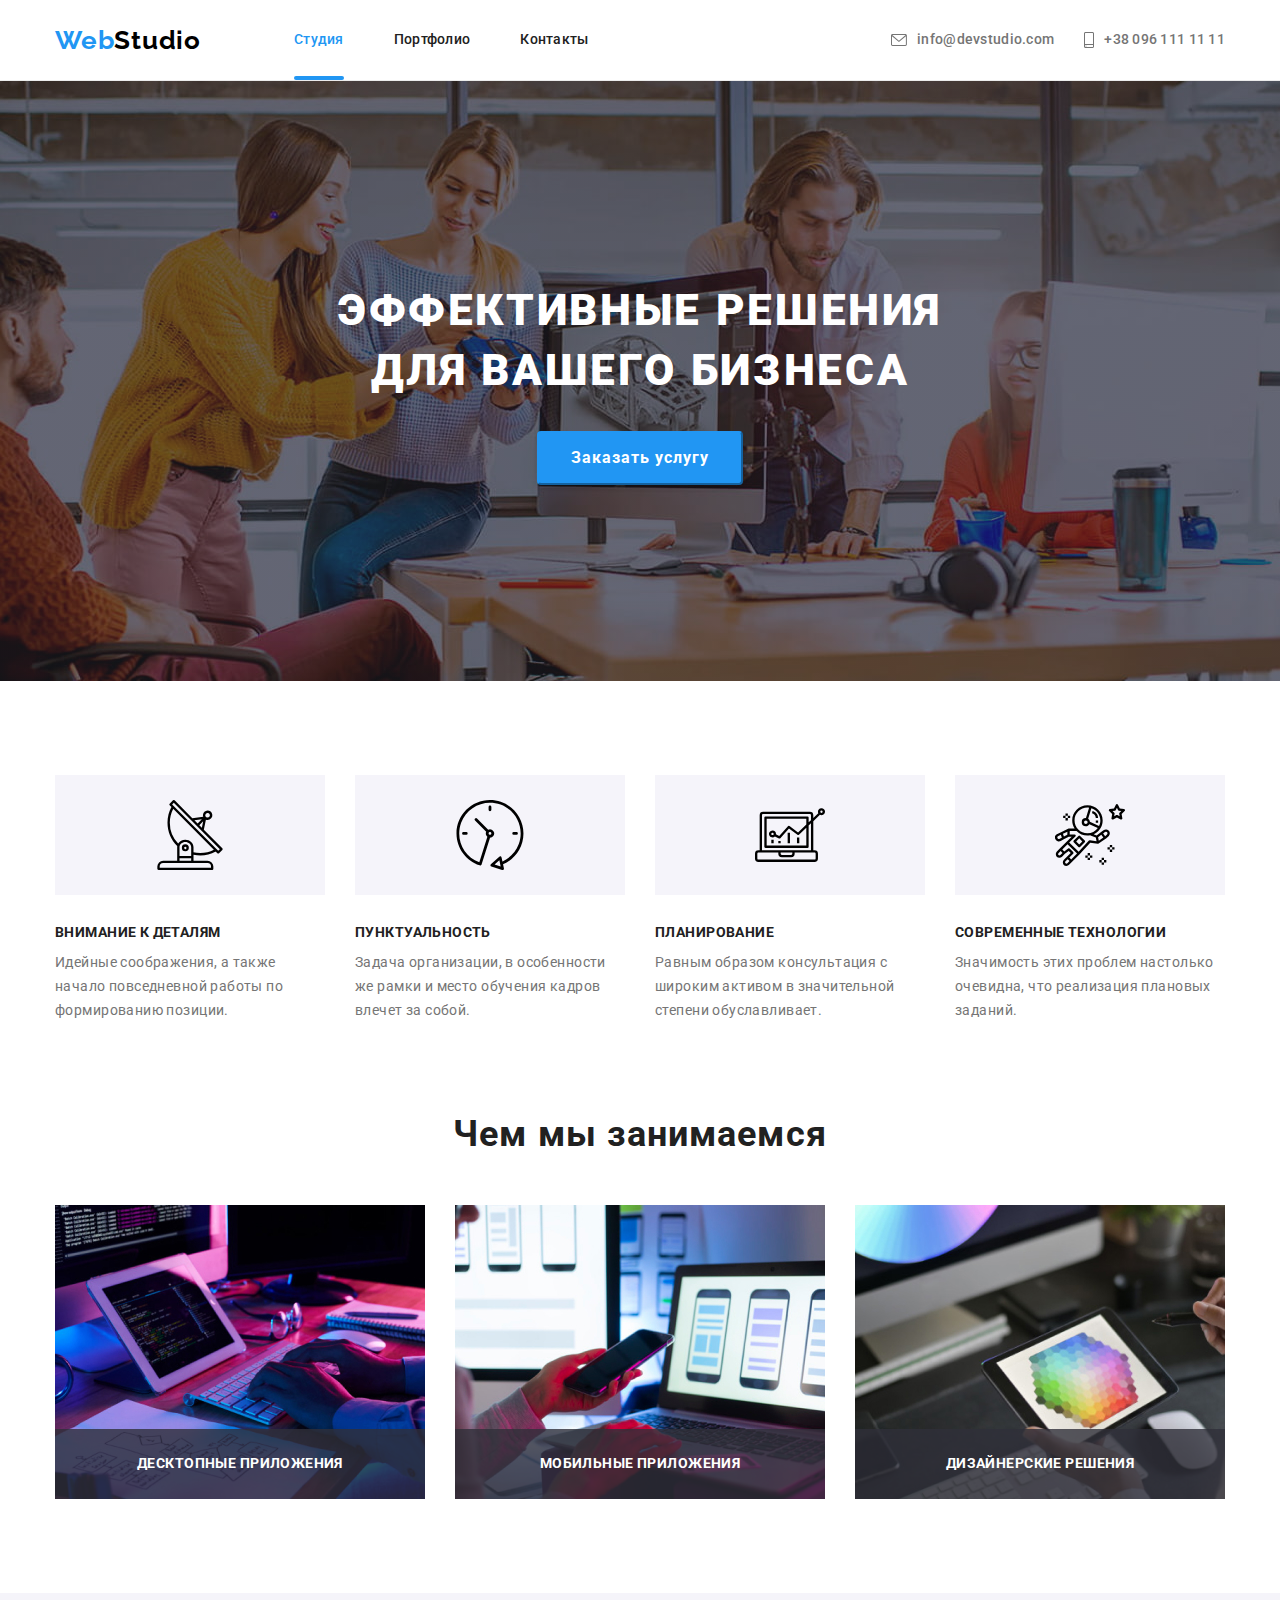
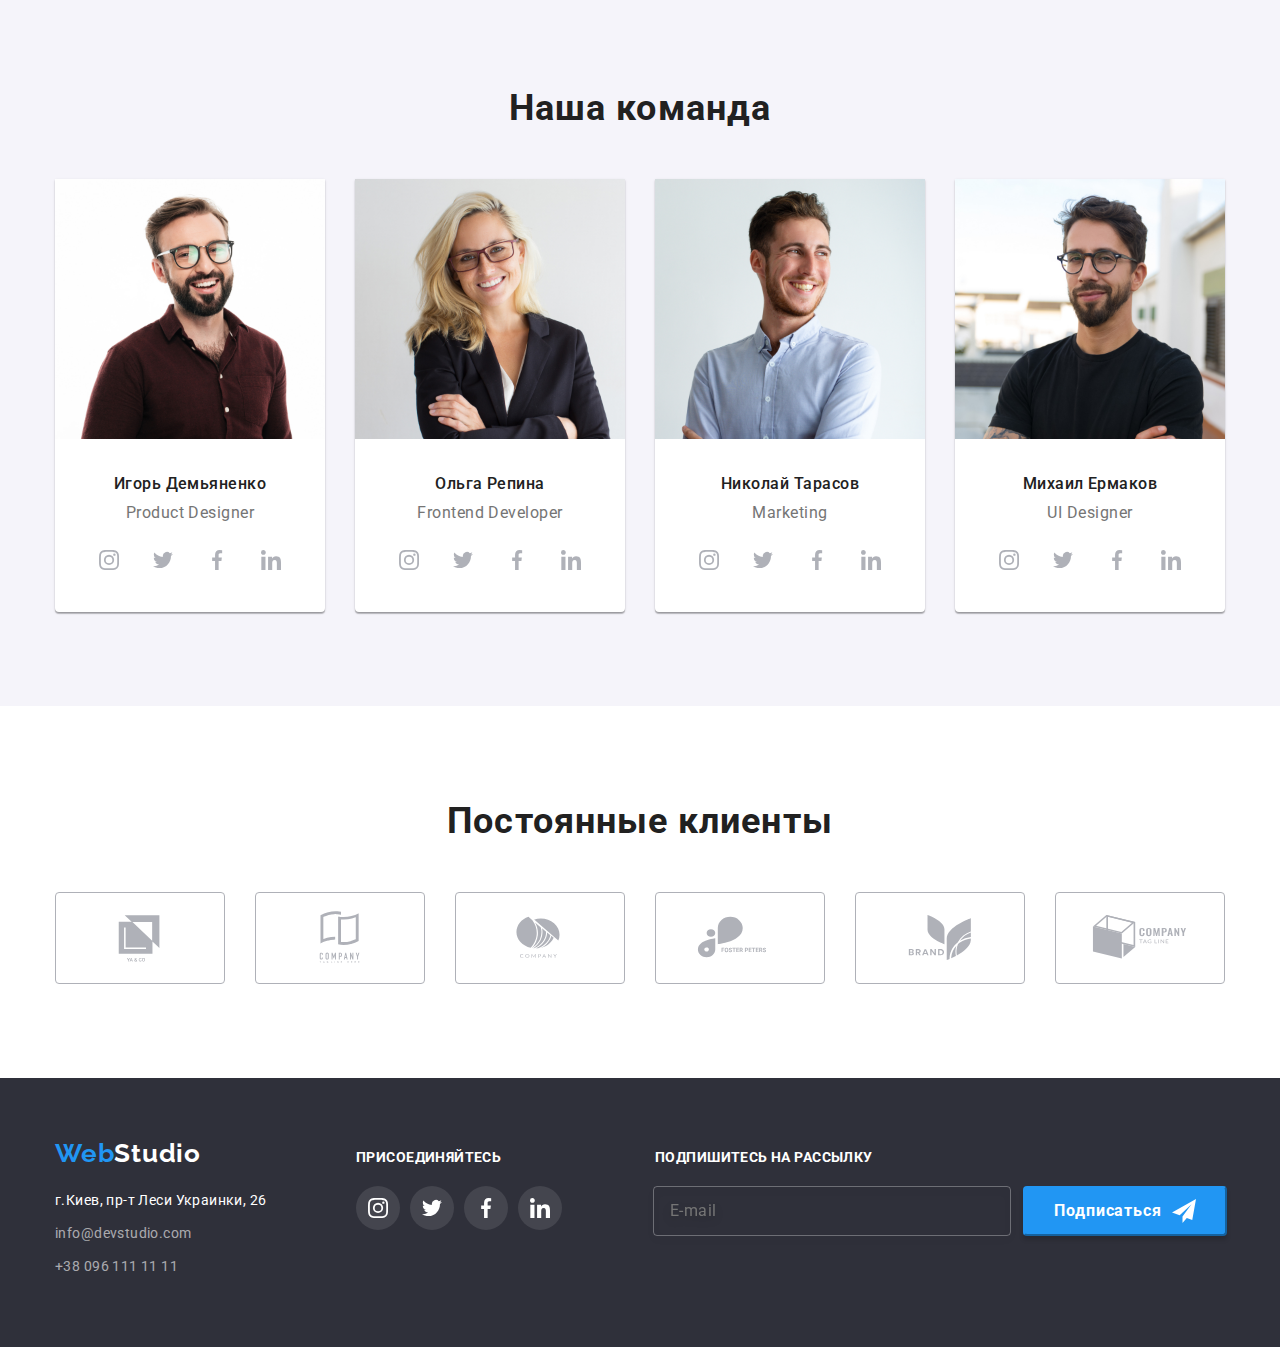
<file: index.html>
<!DOCTYPE html>
<html lang="en">
  <head>
    <meta charset="UTF-8" />
    <meta http-equiv="X-UA-Compatible" content="IE=edge" />
    <meta name="viewport" content="width=device-width, initial-scale=1.0" />
    <title>Студия</title>
    <!-- Шрифти -->
    <link rel="preconnect" href="https://fonts.googleapis.com" />
    <link rel="preconnect" href="https://fonts.gstatic.com" crossorigin />
    <link
      href="https://fonts.googleapis.com/css2?family=Raleway:wght@700&family=Roboto:wght@400;500;700;900&display=swap"
      rel="stylesheet"
    />
    <link
      rel="stylesheet"
      href="https://cdnjs.cloudflare.com/ajax/libs/modern-normalize/1.1.0/modern-normalize.min.css"
    />
    <link rel="stylesheet" href="./css/styles.css" />
  </head>

  <body>
    <!-- HEADER -->

    <header class="page-header">
      <nav class="container main-nav">
        <a href="./index.html" class="link-logo" aria-label="Логотип сайта Web Studio">
          <p class="logo">Web<span class="header-logo">Studio</span></p>
        </a>
        <ul class="site-nav list">
          <li class="item">
            <a href="./index.html" class="link current">Студия</a>
          </li>
          <li class="item">
            <a href="./portfolio.html" class="link">Портфолио</a>
          </li>
          <li class="item">
            <a href="" class="link">Контакты</a>
          </li>
        </ul>
        <ul class="header-group list">
          <li class="header-item item">
            <a href="mailto:info@devstudio.com" class="contact-link">
              <svg class="icon-header" width="16" height="12">
                <use href="./images/icons.svg#envelope"></use>
              </svg>
              info@devstudio.com</a
            >
          </li>
          <li class="header-item item">
            <a href="tel+380961111111" class="contact-link">
              <svg class="icon-header" width="10" height="16">
                <use href="./images/icons.svg#smartphone"></use>
              </svg>
              +38 096 111 11 11</a
            >
          </li>
        </ul>
      </nav>
    </header>

    <main>
      <!-- HERO -->

      <section class="hero">
        <div class="container main-hero">
          <h1 class="hero-title">Эффективные решения<br />для вашего бизнеса</h1>
          <!-- Modal window -->
          <button class="btn" type="button" data-modal-open>Заказать услугу</button>
          <div class="backdrop is-hidden" data-modal>
            <div class="modal-wrapper">

              <!-- MODAL FORM -->

              <form class="contact-form" name="contact-form" method="post">
                <div class="form-title">
                  <b class="modal-title">Оставьте свои данные, мы вам перезвоним</b>
                </div>                            
                <label class="form-item">
                  <span class="form-label">Имя</span> 
                  <input class="modal-input" type="text" name="user-name" id="user-name">
                  <svg class="user-icon" width="18" height="18">
                    <use href="./images/icons.svg#person"></use>
                  </svg>
                </label>    
                <label class="form-item">
                  <span class="form-label">Телефон</span>
                  <input class="modal-input" type="tel" name="user-phone" id="user-phone">
                  <svg class="user-icon" width="18" height="18">
                    <use href="./images/icons.svg#phone"></use>
                  </svg>     
                </label>   
                <label class="form-item">
                  <span class="form-label">Почта</span>
                  <input class="modal-input" type="email" name="user-mail" id="user-mail"> 
                  <svg class="user-icon" width="18" height="18">
                    <use href="./images/icons.svg#email"></use>
                  </svg>
                </label>     
                <label class="form-item">
                  <span class="form-label">Комментарий</span>
                  <textarea class="area-input" name="form-area" placeholder="Введите текст"></textarea> 
                </label>
                <div class="form-check">
                  <label class="checkbox-label">
                    <input class="checkbox" type="checkbox" name="topic">
                    <svg class="icon-check" width="16" height="15">
                      <use href="./images/icons.svg#check"></use>
                    </svg>
                    <span class="check-title">
                      Соглашаюсь с рассылкой и принимаю
                    </span>
                  </label>
                  <a class="link-label" href="">Условия договора</a> 
                </div>
                <button class="btn form-btn" type="submit">Отправить</button>
              </form>

            <!-- Button CLOSE-Modal  -->

              <button class="modal-btn" data-modal-close>
                <svg class="modal-icon" width="18" height="18">
                  <use href="./images/icons.svg#close"></use>
                </svg>
              </button>
            </div>
          </div>
        </div>
      </section>

      <!-- ABOUT -->

      <section class="about">
        <div class="container">
          <h2 class="section-title" hidden>Особенности</h2>
          <ul class="about-list list">
            <li class="item">
              <div class="icon-border">
                <svg class="about-icon" width="70" height="70">
                  <use href="./images/icons.svg#antenna"></use>
                </svg>
              </div>
              <h3 class="about-txt">Внимание к деталям</h3>
              <p class="section-txt">
                Идейные соображения, а также начало повседневной работы по формированию позиции.
              </p>
            </li>
            <li class="item">
              <div class="icon-border">
                <svg class="about-icon" width="70" height="70">
                  <use href="./images/icons.svg#clock"></use>
                </svg>
              </div>
              <h3 class="about-txt">Пунктуальность</h3>
              <p class="section-txt">
                Задача организации, в особенности же рамки и место обучения кадров влечет за собой.
              </p>
            </li>
            <li class="item">
              <div class="icon-border">
                <svg class="about-icon" width="70" height="70">
                  <use href="./images/icons.svg#diagram"></use>
                </svg>
              </div>
              <h3 class="about-txt">Планирование</h3>
              <p class="section-txt">
                Равным образом консультация с широким активом в значительной степени обуславливает.
              </p>
            </li>
            <li class="item">
              <div class="icon-border">
                <svg class="about-icon" width="70" height="70">
                  <use href="./images/icons.svg#astronaut"></use>
                </svg>
              </div>
              <h3 class="about-txt">Современные технологии</h3>
              <p class="section-txt">
                Значимость этих проблем настолько очевидна, что реализация плановых заданий.
              </p>
            </li>
          </ul>
        </div>
      </section>

      <!-- WORK -->

      <section class="work no-padding">
        <div class="container">
          <h2 class="section-title">Чем мы занимаемся</h2>
          <ul class="work-list list">
            <li class="item">
              <div class="work-thumb">
                <img
                  class="no-gap"
                  src="./images/work-box/box-1.jpg"
                  alt="написание кода"
                  width="370"
                  height="294"
                />
              </div>
              <p class="work-txt">десктопные приложения</p>
            </li>
            <li class="item">
              <div class="work-thumb">
                <img
                  class="no-gap"
                  src="./images/work-box/box-2.jpg"
                  alt="создание макета"
                  width="370"
                  height="294"
                />
              </div>
              <p class="work-txt">мобильные приложения</p>
            </li>
            <li class="item">
              <div class="work-thumb">
                <img
                  class="no-gap"
                  src="./images/work-box/box-3.jpg"
                  alt="визуальное оформление"
                  width="370"
                  height="294"
                />
              </div>
              <p class="work-txt">дизайнерские решения</p>
            </li>
          </ul>
        </div>
      </section>

      <!-- TEAM -->

      <section class="section team">
        <div class="container">
          <h2 class="section-title">Наша команда</h2>
          <ul class="card-set list">
            <li class="team-card">
              <img
                class="team-img"
                src="./images/team-img/img-1.jpg"
                alt="фото Игорь Демьяненко"
                width="270"
                height="260"
              />
              <div class="member-group">
                <h3 class="member-title">Игорь Демьяненко</h3>
                <p class="member-position">Product Designer</p>
                <ul class="social list">
                  <li class="socials-item">
                    <a
                      class="social-link link"
                      href=""
                      target="_blank"
                      rel="noopener noreferrer"
                      aria-label="иконка Instagram"
                    >
                      <svg class="socials-icon" width="20" height="20">
                        <use href="./images/icons.svg#instagram"></use>
                      </svg>
                    </a>
                  </li>
                  <li class="socials-item">
                    <a
                      class="social-link link"
                      href=""
                      target="_blank"
                      rel="noopener noreferrer"
                      aria-label="иконка Twitter"
                    >
                      <svg class="socials-icon" width="20" height="20">
                        <use href="./images/icons.svg#twitter"></use>
                      </svg>
                    </a>
                  </li>
                  <li class="socials-item">
                    <a
                      class="social-link link"
                      href=""
                      target="_blank"
                      rel="noopener noreferrer"
                      aria-label="иконка Facebook"
                    >
                      <svg class="socials-icon" width="20" height="20">
                        <use href="./images/icons.svg#facebook"></use>
                      </svg>
                    </a>
                  </li>
                  <li class="socials-item">
                    <a
                      class="social-link link"
                      href=""
                      target="_blank"
                      rel="noopener noreferrer"
                      aria-label="иконка Linkedin"
                    >
                      <svg class="socials-icon" width="20" height="20">
                        <use href="./images/icons.svg#linkedin"></use>
                      </svg>
                    </a>
                  </li>
                </ul>
              </div>
            </li>
            <li class="team-card">
              <img
                class="team-img"
                src="./images/team-img/img-2.jpg"
                alt="фото Ольга Репина"
                width="270"
                height="260"
              />
              <div class="member-group">
                <h3 class="member-title">Ольга Репина</h3>
                <p class="member-position">Frontend Developer</p>
                <ul class="social list">
                  <li class="socials-item">
                    <a
                      class="social-link link"
                      href=""
                      target="_blank"
                      rel="noopener noreferrer"
                      aria-label="иконка Instagram"
                    >
                      <svg class="socials-icon" width="20" height="20">
                        <use href="./images/icons.svg#instagram"></use>
                      </svg>
                    </a>
                  </li>
                  <li class="socials-item">
                    <a
                      class="social-link link"
                      href=""
                      target="_blank"
                      rel="noopener noreferrer"
                      aria-label="иконка Twitter"
                    >
                      <svg class="socials-icon" width="20" height="20">
                        <use href="./images/icons.svg#twitter"></use>
                      </svg>
                    </a>
                  </li>
                  <li class="socials-item">
                    <a
                      class="social-link link"
                      href=""
                      target="_blank"
                      rel="noopener noreferrer"
                      aria-label="иконка Facebook"
                    >
                      <svg class="socials-icon" width="20" height="20">
                        <use href="./images/icons.svg#facebook"></use>
                      </svg>
                    </a>
                  </li>
                  <li class="socials-item">
                    <a
                      class="social-link link"
                      href=""
                      target="_blank"
                      rel="noopener noreferrer"
                      aria-label="иконка Linkedin"
                    >
                      <svg class="socials-icon" width="20" height="20">
                        <use href="./images/icons.svg#linkedin"></use>
                      </svg>
                    </a>
                  </li>
                </ul>
              </div>
            </li>
            <li class="team-card">
              <img
                class="team-img"
                src="./images/team-img/img-3.jpg"
                alt="фото Николай Тарасов"
                width="270"
                height="260"
              />
              <div class="member-group">
                <h3 class="member-title">Николай Тарасов</h3>
                <p class="member-position">Marketing</p>
                <ul class="social list">
                  <li class="socials-item">
                    <a
                      class="social-link link"
                      href=""
                      target="_blank"
                      rel="noopener noreferrer"
                      aria-label="иконка Instagram"
                    >
                      <svg class="socials-icon" width="20" height="20">
                        <use href="./images/icons.svg#instagram"></use>
                      </svg>
                    </a>
                  </li>
                  <li class="socials-item">
                    <a
                      class="social-link link"
                      href=""
                      target="_blank"
                      rel="noopener noreferrer"
                      aria-label="иконка Twitter"
                    >
                      <svg class="socials-icon" width="20" height="20">
                        <use href="./images/icons.svg#twitter"></use>
                      </svg>
                    </a>
                  </li>
                  <li class="socials-item">
                    <a
                      class="social-link link"
                      href=""
                      target="_blank"
                      rel="noopener noreferrer"
                      aria-label="иконка Facebook"
                    >
                      <svg class="socials-icon" width="20" height="20">
                        <use href="./images/icons.svg#facebook"></use>
                      </svg>
                    </a>
                  </li>
                  <li class="socials-item">
                    <a
                      class="social-link link"
                      href=""
                      target="_blank"
                      rel="noopener noreferrer"
                      aria-label="иконка Linkedin"
                    >
                      <svg class="socials-icon" width="20" height="20">
                        <use href="./images/icons.svg#linkedin"></use>
                      </svg>
                    </a>
                  </li>
                </ul>
              </div>
            </li>
            <li class="team-card">
              <img
                class="team-img"
                src="./images/team-img/img-4.jpg"
                alt="фото Михаил Ермаков"
                width="270"
                height="260"
              />
              <div class="member-group">
                <h3 class="member-title">Михаил Ермаков</h3>
                <p class="member-position">UI Designer</p>
                <ul class="social list">
                  <li class="socials-item">
                    <a
                      class="social-link link"
                      href=""
                      target="_blank"
                      rel="noopener noreferrer"
                      aria-label="иконка Instagram"
                    >
                      <svg class="socials-icon" width="20" height="20">
                        <use href="./images/icons.svg#instagram"></use>
                      </svg>
                    </a>
                  </li>
                  <li class="socials-item">
                    <a
                      class="social-link link"
                      href=""
                      target="_blank"
                      rel="noopener noreferrer"
                      aria-label="иконка Twitter"
                    >
                      <svg class="socials-icon" width="20" height="20">
                        <use href="./images/icons.svg#twitter"></use>
                      </svg>
                    </a>
                  </li>
                  <li class="socials-item">
                    <a
                      class="social-link link"
                      href=""
                      target="_blank"
                      rel="noopener noreferrer"
                      aria-label="иконка Facebook"
                    >
                      <svg class="socials-icon" width="20" height="20">
                        <use href="./images/icons.svg#facebook"></use>
                      </svg>
                    </a>
                  </li>
                  <li class="socials-item">
                    <a
                      class="social-link link"
                      href=""
                      target="_blank"
                      rel="noopener noreferrer"
                      aria-label="иконка Linkedin"
                    >
                      <svg class="socials-icon" width="20" height="20">
                        <use href="./images/icons.svg#linkedin"></use>
                      </svg>
                    </a>
                  </li>
                </ul>
              </div>
            </li>
          </ul>
        </div>
      </section>

      <!-- Секція Клієнти -->

      <section class="section clients">
        <div class="container">
          <h2 class="section-title">Постоянные клиенты</h2>
          <ul class="client-list list">
            <li class="client-item">
              <svg class="client-icon" width="106" height="60">
                <use href="./images/icons.svg#logo1"></use>
              </svg>
            </li>
            <li class="client-item">
              <svg class="client-icon" width="106" height="60">
                <use href="./images/icons.svg#logo2"></use>
              </svg>
            </li>
            <li class="client-item">
              <svg class="client-icon" width="106" height="60">
                <use href="./images/icons.svg#logo3"></use>
              </svg>
            </li>
            <li class="client-item">
              <svg class="client-icon" width="106" height="60">
                <use href="./images/icons.svg#logo4"></use>
              </svg>
            </li>
            <li class="client-item">
              <svg class="client-icon" width="106" height="60">
                <use href="./images/icons.svg#logo5"></use>
              </svg>
            </li>
            <li class="client-item">
              <svg class="client-icon" width="106" height="60">
                <use href="./images/icons.svg#logo6"></use>
              </svg>
            </li>
          </ul>
        </div>
      </section>
    </main>

    <!-- FOOTER -->

    <footer class="footer no-padding">
      <div class="container footer-section">
        <div class="footer-main">
          <a href="./index.html" class="link-logo" aria-label="Логотип сайта Web Studio">
            <p class="logo">Web<span class="footer-logo">Studio</span></p>
          </a>
          <address class="footer-group">
            <p class="contact">г.Киев, пр-т Леси Украинки, 26</p>
            <ul class="cont-list list">
              <li class="item">
                <a href="mailto:info@devstudio.com" class="contact-link">info@devstudio.com</a>
              </li>
              <li class="item">
                <a href="tel+380961111111" class="contact-link">+38 096 111 11 11</a>
              </li>
            </ul>
          </address>
        </div>
        <div class="join-group">
          <h3 class="join-title">Присоединяйтесь</h3>
          <ul class="social list">
            <li class="socials-item">
              <a
                class="social-link link footer-link"
                href=""
                target="_blank"
                rel="noopener noreferrer"
                aria-label="иконка Instagram"
              >
                <svg class="socials-icon" width="20" height="20">
                  <use href="./images/icons.svg#instagram"></use>
                </svg>
              </a>
            </li>
            <li class="socials-item">
              <a
                class="social-link link footer-link"
                href=""
                target="_blank"
                rel="noopener noreferrer"
                aria-label="иконка Twitter"
              >
                <svg class="socials-icon" width="20" height="20">
                  <use href="./images/icons.svg#twitter"></use>
                </svg>
              </a>
            </li>
            <li class="socials-item">
              <a
                class="social-link link footer-link"
                href=""
                target="_blank"
                rel="noopener noreferrer"
                aria-label="иконка Facebook"
              >
                <svg class="socials-icon" width="20" height="20">
                  <use href="./images/icons.svg#facebook"></use>
                </svg>
              </a>
            </li>
            <li class="socials-item">
              <a
                class="social-link link footer-link"
                href=""
                target="_blank"
                rel="noopener noreferrer"
                aria-label="иконка Linkedin"
              >
                <svg class="socials-icon" width="20" height="20">
                  <use href="./images/icons.svg#linkedin"></use>
                </svg>
              </a>
            </li>
          </ul>
        </div>
        <form class="footer-form">
          <div class="footer-title">
            <h3 class="join-title">Подпишитесь на рассылку</h3>
          </div>
          <div class="footer-submit">
            <label class="footer-label">
              <input class="footer-input" type="text" name="footer-mail" placeholder="E-mail">
            </label>
            <button class="footer-btn" type="submit">
              <span class="btn-title">Подписаться</span>
              <svg class="btn-icon" width="24" height="24">
                <use href="./images/icons.svg#send"></use>
              </svg>
            </button>
          </div>         
        </form>
      </div>
    </footer>
    <script src="./js/modal.js"></script>
  </body>
</html>
</file>
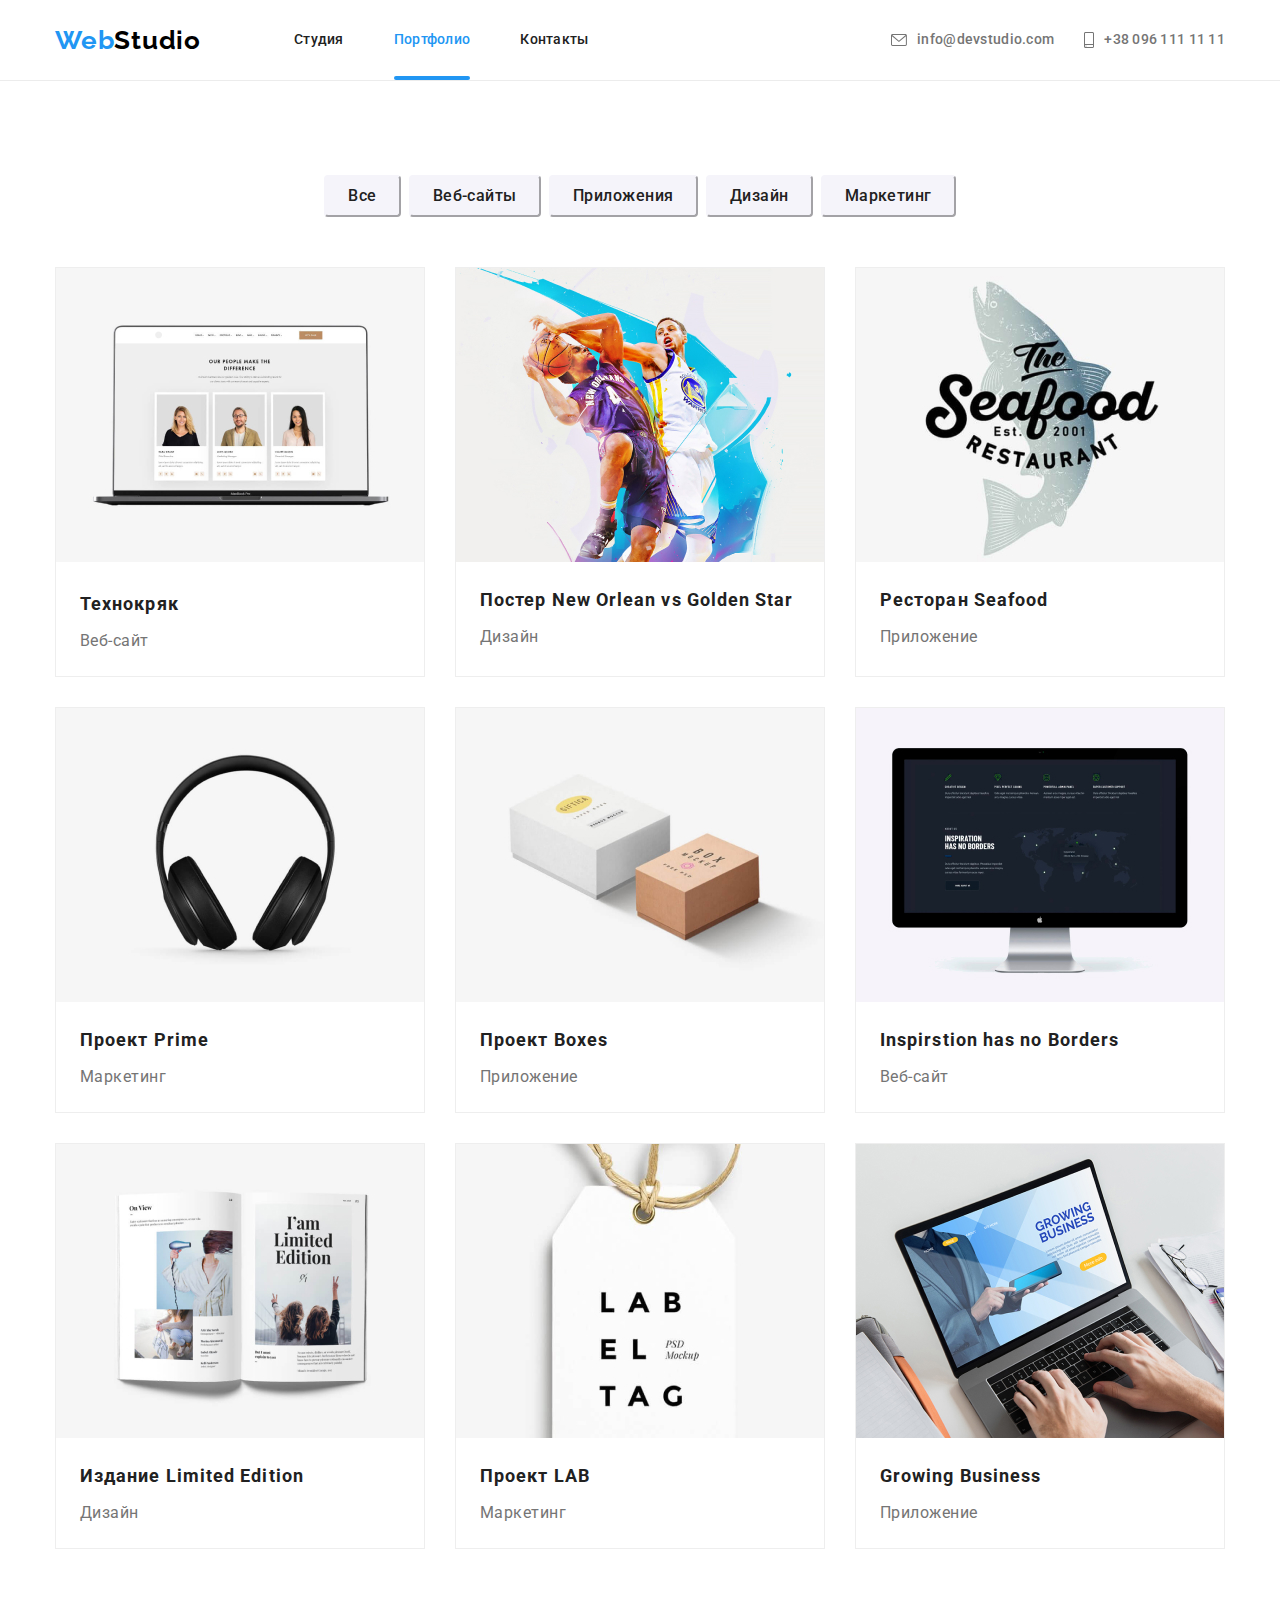
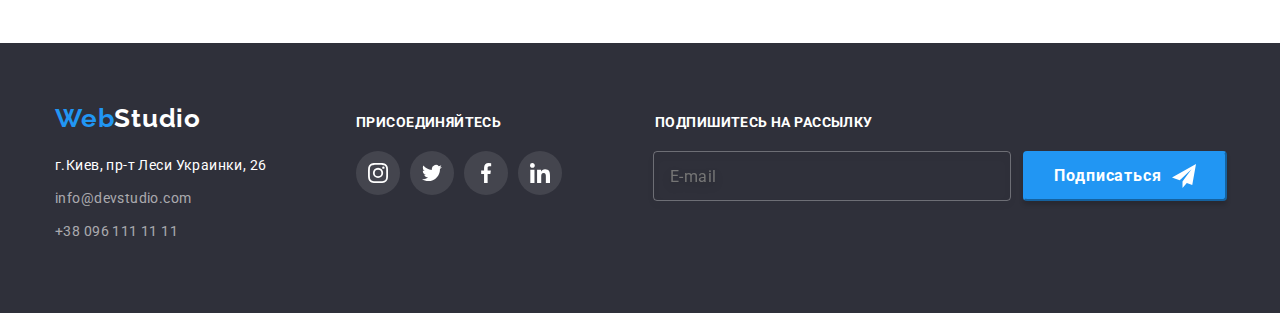
<file: portfolio.html>
<!DOCTYPE html>
<html lang="en">
  <head>
    <meta charset="UTF-8" />
    <meta http-equiv="X-UA-Compatible" content="IE=edge" />
    <meta name="viewport" content="width=device-width, initial-scale=1.0" />
    <title>Портфолио</title>
    <!-- Шрифти -->
    <link rel="preconnect" href="https://fonts.googleapis.com" />
    <link rel="preconnect" href="https://fonts.gstatic.com" crossorigin />
    <link
      href="https://fonts.googleapis.com/css2?family=Raleway:wght@700&family=Roboto:wght@400;500;700;900&display=swap"
      rel="stylesheet"
    />
    <link
      rel="stylesheet"
      href="https://cdnjs.cloudflare.com/ajax/libs/modern-normalize/1.1.0/modern-normalize.min.css"
    />
    <link rel="stylesheet" href="./css/styles.css" />
  </head>

  <body>
    <!-- HEADER -->

    <header class="page-header">
      <nav class="container main-nav">
        <a href="./index.html" class="link-logo" aria-label="Логотип сайта Web Studio">
          <p class="logo">Web<span class="header-logo">Studio</span></p>
        </a>
        <ul class="site-nav list">
          <li class="item">
            <a href="./index.html" class="link">Студия</a>
          </li>
          <li class="item">
            <a href="./portfolio.html" class="link current">Портфолио</a>
          </li>
          <li class="item">
            <a href="" class="link">Контакты</a>
          </li>
        </ul>
        <ul class="header-group list">
          <li class="header-item item">
            <a href="mailto:info@devstudio.com" class="contact-link">
              <svg class="icon-header" width="16" height="12">
                <use href="./images/icons.svg#envelope"></use>
              </svg>
              info@devstudio.com</a
            >
          </li>
          <li class="header-item item">
            <a href="tel+380961111111" class="contact-link">
              <svg class="icon-header" width="10" height="16">
                <use href="./images/icons.svg#smartphone"></use>
              </svg>
              +38 096 111 11 11</a
            >
          </li>
        </ul>
      </nav>
    </header>

    <!-- PROJECTS -->

    <main>
      <section class="filter">
        <div class="container filter-list">
          <h1 class="section-title" hidden>Портфолио</h1>
          <ul class="list-btn">
            <li class="item">
              <button type="button">Все</button>
            </li>
            <li class="item">
              <button type="button">Веб-сайты</button>
            </li>
            <li class="item">
              <button type="button">Приложения</button>
            </li>
            <li class="item">
              <button type="button">Дизайн</button>
            </li>
            <li class="item">
              <button type="button">Маркетинг</button>
            </li>
          </ul>
          <ul class="proj-list">
            <li class="item card">
              <a href="proj-link">
                <div class="thumb">
                  <img
                    src="./images/all/web-site/techno.jpg"
                    alt="Технокряк"
                    width="370"
                    height="294"
                  />
                  <div class="overlay">
                    <div class="text-card">
                      <p class="text">
                        Ресурс предлагает комплексные предложения с разным уровнем функционала и
                        сервисов. Все это позволит посетителю получить исчерпывающие сведения о
                        компании или частном лице.
                      </p>
                    </div>
                  </div>
                </div>
                <div class="border-card">
                  <h2 class="proj-name">Технокряк</h2>
                  <p class="proj-type">Веб-сайт</p>
                </div>
              </a>
            </li>
            <li class="item card">
              <a href="proj-link">
                <div class="thumb">
                  <img
                    class="card-image"
                    src="./images/all/design/poster.jpg"
                    alt="Постер New Orlean vs Golden Star"
                    width="370"
                    height="294"
                  />
                  <div class="overlay">
                    <div class="text-card">
                      <p class="text">
                        Ресурс предлагает комплексные предложения с разным уровнем функционала и
                        сервисов. Все это позволит посетителю получить исчерпывающие сведения о
                        компании или частном лице.
                      </p>
                    </div>
                  </div>
                </div>

                <div class="border-card">
                  <h2 class="proj-name">Постер New Orlean vs Golden Star</h2>
                  <p class="proj-type">Дизайн</p>
                </div>
              </a>
            </li>
            <li class="item card">
              <a href="proj-link">
                <div class="thumb">
                  <img
                    class="card-image"
                    src="./images/all/apps/restor.jpg"
                    alt="Ресторан Seafood"
                    width="370"
                    height="294"
                  />
                  <div class="overlay">
                    <div class="text-card">
                      <p class="text">
                        Ресурс предлагает комплексные предложения с разным уровнем функционала и
                        сервисов. Все это позволит посетителю получить исчерпывающие сведения о
                        компании или частном лице.
                      </p>
                    </div>
                  </div>
                </div>

                <div class="border-card">
                  <h2 class="proj-name">Ресторан Seafood</h2>
                  <p class="proj-type">Приложение</p>
                </div>
              </a>
            </li>
            <li class="item card">
              <a href="proj-link">
                <div class="thumb">
                  <img
                    class="card-image"
                    src="./images/all/marketing/prime.jpg"
                    alt="Проект Prime"
                    width="370"
                    height="294"
                  />
                  <div class="overlay">
                    <div class="text-card">
                      <p class="text">
                        Ресурс предлагает комплексные предложения с разным уровнем функционала и
                        сервисов. Все это позволит посетителю получить исчерпывающие сведения о
                        компании или частном лице.
                      </p>
                    </div>
                  </div>
                </div>

                <div class="border-card">
                  <h2 class="proj-name">Проект Prime</h2>
                  <p class="proj-type">Маркетинг</p>
                </div>
              </a>
            </li>
            <li class="item card">
              <a href="proj-link">
                <div class="thumb">
                  <img
                    class="card-image"
                    src="./images/all/apps/boxes.jpg"
                    alt="Проект Boxes"
                    width="370"
                    height="294"
                  />
                  <div class="overlay">
                    <div class="text-card">
                      <p class="text">
                        Ресурс предлагает комплексные предложения с разным уровнем функционала и
                        сервисов. Все это позволит посетителю получить исчерпывающие сведения о
                        компании или частном лице.
                      </p>
                    </div>
                  </div>
                </div>

                <div class="border-card">
                  <h2 class="proj-name">Проект Boxes</h2>
                  <p class="proj-type">Приложение</p>
                </div>
              </a>
            </li>
            <li class="item card">
              <a href="proj-link">
                <div class="thumb">
                  <img
                    class="card-image"
                    src="./images/all/web-site/inspir.jpg"
                    alt="Inspirstion has no Borders"
                    width="370"
                    height="294"
                  />
                  <div class="overlay">
                    <div class="text-card">
                      <p class="text">
                        Ресурс предлагает комплексные предложения с разным уровнем функционала и
                        сервисов. Все это позволит посетителю получить исчерпывающие сведения о
                        компании или частном лице.
                      </p>
                    </div>
                  </div>
                </div>

                <div class="border-card">
                  <h2 class="proj-name">Inspirstion has no Borders</h2>
                  <p class="proj-type">Веб-сайт</p>
                </div>
              </a>
            </li>
            <li class="item card">
              <a href="proj-link">
                <div class="thumb">
                  <img
                    class="card-image"
                    src="./images/all/design/ltd.jpg"
                    alt="Издание Limited Edition"
                    width="370"
                    height="294"
                  />
                  <div class="overlay">
                    <div class="text-card">
                      <p class="text">
                        Ресурс предлагает комплексные предложения с разным уровнем функционала и
                        сервисов. Все это позволит посетителю получить исчерпывающие сведения о
                        компании или частном лице.
                      </p>
                    </div>
                  </div>
                </div>

                <div class="border-card">
                  <h2 class="proj-name">Издание Limited Edition</h2>
                  <p class="proj-type">Дизайн</p>
                </div>
              </a>
            </li>
            <li class="item card">
              <a href="proj-link">
                <div class="thumb">
                  <img
                    class="card-image"
                    src="./images/all/marketing/lab.jpg"
                    alt="Проект LAB"
                    width="370"
                    height="294"
                  />
                  <div class="overlay">
                    <div class="text-card">
                      <p class="text">
                        Ресурс предлагает комплексные предложения с разным уровнем функционала и
                        сервисов. Все это позволит посетителю получить исчерпывающие сведения о
                        компании или частном лице.
                      </p>
                    </div>
                  </div>
                </div>

                <div class="border-card">
                  <h2 class="proj-name">Проект LAB</h2>
                  <p class="proj-type">Маркетинг</p>
                </div>
              </a>
            </li>
            <li class="item card">
              <a href="proj-link">
                <div class="thumb">
                  <img
                    class="card-image"
                    src="./images/all/apps/growing.jpg"
                    alt="Growing Business"
                    width="370"
                    height="294"
                  />
                  <div class="overlay">
                    <div class="text-card">
                      <p class="text">
                        Ресурс предлагает комплексные предложения с разным уровнем функционала и
                        сервисов. Все это позволит посетителю получить исчерпывающие сведения о
                        компании или частном лице.
                      </p>
                    </div>
                  </div>
                </div>

                <div class="border-card">
                  <h2 class="proj-name">Growing Business</h2>
                  <p class="proj-type">Приложение</p>
                </div>
              </a>
            </li>
          </ul>
        </div>
      </section>
    </main>

    <!-- FOOTER -->

    <footer class="footer no-padding">
      <div class="container footer-section">
        <div class="footer-main">
          <a href="./index.html" class="link-logo" aria-label="Логотип сайта Web Studio">
            <p class="logo">Web<span class="footer-logo">Studio</span></p>
          </a>
          <address class="footer-group">
            <p class="contact">г.Киев, пр-т Леси Украинки, 26</p>
            <ul class="cont-list list">
              <li class="item">
                <a href="mailto:info@devstudio.com" class="contact-link">info@devstudio.com</a>
              </li>
              <li class="item">
                <a href="tel+380961111111" class="contact-link">+38 096 111 11 11</a>
              </li>
            </ul>
          </address>
        </div>
        <div class="join-group">
          <h3 class="join-title">Присоединяйтесь</h3>
          <ul class="social list">
            <li class="socials-item">
              <a
                class="social-link link footer-link"
                href=""
                target="_blank"
                rel="noopener noreferrer"
                aria-label="иконка Instagram"
              >
                <svg class="socials-icon" width="20" height="20">
                  <use href="./images/icons.svg#instagram"></use>
                </svg>
              </a>
            </li>
            <li class="socials-item">
              <a
                class="social-link link footer-link"
                href=""
                target="_blank"
                rel="noopener noreferrer"
                aria-label="иконка Twitter"
              >
                <svg class="socials-icon" width="20" height="20">
                  <use href="./images/icons.svg#twitter"></use>
                </svg>
              </a>
            </li>
            <li class="socials-item">
              <a
                class="social-link link footer-link"
                href=""
                target="_blank"
                rel="noopener noreferrer"
                aria-label="иконка Facebook"
              >
                <svg class="socials-icon" width="20" height="20">
                  <use href="./images/icons.svg#facebook"></use>
                </svg>
              </a>
            </li>
            <li class="socials-item">
              <a
                class="social-link link footer-link"
                href=""
                target="_blank"
                rel="noopener noreferrer"
                aria-label="иконка Linkedin"
              >
                <svg class="socials-icon" width="20" height="20">
                  <use href="./images/icons.svg#linkedin"></use>
                </svg>
              </a>
            </li>
          </ul>
        </div>
        <form class="footer-form">
          <div class="footer-title">
            <h3 class="join-title">Подпишитесь на рассылку</h3>
          </div>
          <div class="footer-submit">
            <label class="footer-label">
              <input class="footer-input" type="text" name="footer-mail" placeholder="E-mail">
            </label>
            <button class="footer-btn" type="submit">
              <span class="btn-title">Подписаться</span>
              <svg class="btn-icon" width="24" height="24">
                <use href="./images/icons.svg#send"></use>
              </svg>
            </button>
          </div>         
        </form>
      </div>
    </footer>
  </body>
</html>
</file>
<file: css/styles.css>
:root {
    --maim-font: 'Roboto', sans-serif;
    --secondary-font: 'Raleway', sans-serif;

    /*text color*/
    --main-txt-cl: #000000;
    --secondary-txt-cl: #757575;
    --accent-cl: #2196F3;
    --accent-btn-cl: #188CE8;
    --nav-cl: #212121;
    --hero-txt-cl: #ffffff;

    /* letter spacing */
    --ls-primary: 0.03em;
    --ls-second: 0.02em;
    --ls-thirt: 0.06em;

    /* background color */
    --main-bg-cl: #E5E5E5;
    --secondary-bg-cl: #F5F4FA;
    --dark-bg-cl: #2F303A;

    /* Animation */
    --animation: 250ms cubic-bezier(0.4, 0, 0.2, 1);
}

/* Body */

html {
    box-sizing: border-box;
}

*,
*::before,
*::after {
    box-sizing: inherit;
}

body {
    margin: 0;
    font-family: var(--maim-font);
    background-color: var(--hero-txt-cl);
    color: var(--main-txt-cl);    
}

h1,
h2,
h3,
p {
    margin-top: 0;
    margin-bottom: 0;
}

.container {
    
    width: 1200px;
    padding: 0 15px;
    margin: 0 auto;
    /* outline: 2px solid turquoise; */
}

.list, .proj-list {
    padding: 0;
    margin: 0;
    list-style: none;
}

/* Header */

.page-header {
    border-bottom: 1px solid #ECECEC
}

.header-group,
.site-nav {
    display: flex;
}

.header-group {
    padding: 0;
    margin-left: auto;
    align-items: center;
}

.icon-header {
    fill: currentColor;
    margin-right: 10px;
}

.main-nav {
    display: flex;
    align-items: center; 
}

.site-nav {
    margin-left: 93px;
}

.site-nav .item {
    position: relative;
}


.site-nav .item + .item {
    margin-left: 50px;
}

.logo {
    margin: 0;
    padding: 0;
    /* outline: 2px solid tomato; */
}

.link-logo {
    text-decoration: none;
    font-family: var(--secondary-font);
    font-weight: 700;
    font-size: 26px;
    line-height: 1.19;
    letter-spacing: var(--ls-primary);
    color: var(--accent-cl);
}

.header-logo {
    color: var(--main-txt-cl); 
}

.site-nav .item .current::after {
    position: absolute;
    bottom: 0;
    left: 0;
    content: "";
    display: block;
    border-radius: 2px;
    width: 100%;
    height: 4px;
    background-color: var(--accent-cl);
}

.site-nav .link {
    display: block;
    padding-top: 32px;
    padding-bottom: 32px;

    font-weight: 500;
    font-size: 14px;
    line-height: 1.14;
    letter-spacing: var(--ls-second);
    text-decoration: none;
    
    color: var(--nav-cl);
    transition: color var(--animation);

}

.site-nav .link:hover,
.site-nav .link:focus {
    color: var(--accent-cl);
    
}

.site-nav .link:active {
    color: var(--accent-cl);
    filter: drop-shadow(0px 4px 4px rgba(0, 0, 0, 0.25));
}

.link.current {
    font-weight: 500;
    font-size: 14px;
    line-height: 1.14;
    letter-spacing: var(--ls-second);

    color: var(--accent-cl);
}

/* Header Group */
.header-group .item + .item {
    margin-left: 30px;
}

.header-group {
    display: flex;
    align-items: center;
}

/* .header-item {
    align-items: center;
} */

.header-group .contact-link {
    font-weight: 500;
    font-size: 14px;
    line-height: 1.14;
    letter-spacing: var(--ls-second);
    

    color: var(--secondary-txt-cl);
    text-decoration: none;
    transition: color var(--animation);
}



.header-group .contact-link:hover,
.header-group .contact-link:focus {
    color: var(--accent-cl);
}

.contact-link {
    display: flex;
    align-items: center;
}

/* .header-group .contact-link::before {
    content: "";
    width: 20px;
    height: 20px;
    margin-right: 10px; */
    /* background-color: red; */
    /* background-image: url(../images/Logo/WebStudio.png);
    background-size: contain; */
    /* outline: 1px solid plum;
}

.header-group .contact-link::before:hover,
.header-group .contact-link::before:focus {
    color: var(--accent-cl);
} */



/* Hero */

.hero {
    padding-top: 200px;
    padding-bottom: 200px;
    
         
    text-align: center;
    background-color: var(--dark-bg-cl);
    background-image: linear-gradient(
        to right, rgba(47, 48, 58, 0.4), rgba(47, 48, 58, 0.4)),
        url(../images/background/Img-rep.jpg);
    background-repeat: no-repeat;
    background-position: center;
    background-size: cover;
    margin-left: auto;
    margin-right: auto;
    height: 600px;
    max-width: 1600px;
    
}

/* .container.main-hero {
    padding-top: 200px;
} */

.hero-title {
    margin-top: 0px;
    margin-bottom: 30px;

    font-weight: 900;
    font-size: 44px;
    line-height: 1.36;
    letter-spacing: var(--ls-thirt);
    text-transform: uppercase;
    
    color: var(--hero-txt-cl);
    
}

.btn {
    padding: 10px 32px;
    
    display: inline-block;
    font-family: inherit;
    font-weight: 700;
    font-size: 16px;
    line-height: 1.88;
    text-align: center;
    text-decoration: none;
    letter-spacing: var(--ls-thirt);

    background-color: var(--accent-cl);
    color: var(--hero-txt-cl);
    box-shadow: 0px 4px 4px rgba(0, 0, 0, 0.15);
    border-radius: 4px;
    border-color: var(--accent-cl);
    cursor: pointer;
    transition: background-color var(--animation);
}

.btn:hover,
.btn:focus {
    background-color: var(--accent-btn-cl);
    
}

/* Modal form */

.backdrop {
    position: fixed;
    top: 0;
    left: 0;
    width: 100%;
    height: 100%;
    background-color: rgba(0, 0, 0, 0.2);
    transition: opacity var(--animation), visibility var(--animation);
}

.backdrop.is-hidden {
    opacity: 0;
    visibility: hidden;
    pointer-events: none;
}

.modal-wrapper {
    position: absolute;
    top: 50%;
    left: 50%;
    
    transform: translate(-50%, -50%);
    
    width: 528px;
    /* height: 521px; */
    background-color: #ffffff;
    border-radius: 4px;
    box-shadow: 0px 1px 3px rgba(0, 0, 0, 0.12),
                0px 1px 1px rgba(0, 0, 0, 0.14),
                0px 2px 1px rgba(0, 0, 0, 0.2);
                
    transition: transform var(--animation), opacity var(--animation);           

}

/* START */

.backdrop.is-hidden .modal-wrapper {
    transform: translate(-50%, -50%) scale(0.2);
    opacity: 0;
    visibility: hidden;
     
}

/* FINISH */

.backdrop .modal-wrapper {
    transform: translate(-50%, -50%) scale(1);
    opacity: 1;
   
}

.modal-btn {
    display: flex;
    align-items: center;
    justify-content: center;
    position: absolute;
    top: 8px;
    right: 8px;
    width: 30px;
    height: 30px;
    padding: 0;
    background-color: transparent;
    border: 1px solid rgba(0, 0, 0, 0.1);
    
    border-radius: 50%;
    cursor: pointer;
    transition: fill var(--animation);
}

.modal-btn:hover {
    fill: var(--accent-cl);
}
/* .modal-btn:hover {
    fill: #ffffff;
    animation: animate180 2000ms infinite 100ms;
}

@keyframes animate180 {
    0% {
      transform: rotate(0deg);
      background-color: #188CE8;
      color: #ffffff;
    }
  
    50% {
      transform: rotate(180deg);
      background-color: var(--accent-cl);
      color: #ffffff;
    }
  
    100% {
      transform: rotate(0deg);
      background-color: #188CE8;
      color: #ffffff;
    }
} */

/* FORM */

.contact-form {
    padding: 40px;
    margin: 0;
    width: 528px;
}

.form-title {
    
    margin-bottom: 12px;

    /* font-weight: 700;
    font-size: 20px;
    line-height: 1.15;
    text-align: center;
    letter-spacing: 0.03em;

    color: #212121; */
}

.modal-title {
    font-family: 'Roboto';
    font-style: normal;
    font-weight: 700;
    font-size: 20px;
    line-height: 1.15;
    text-align: center;
    letter-spacing: 0.03em;

    color: #212121;
}

.form-item {
    position: relative;
    display: block;
    align-items: flex-start;
    padding: 0;
    
    /* margin-bottom: 10px; */

}

.form-label {
    /* position: absolute; */
    display: flex;

    margin-bottom: 4px;
    

    font-size: 12px;
    line-height: 1.17;

    letter-spacing: 0.01em;

    color: #757575;
}

.modal-input {
    box-sizing: border-box;

    width: 100%;
    padding: 10px 42px;
    margin-bottom: 10px;

    border-radius: 4px;
    border: 1px solid rgba(33, 33, 33, 0.2);
    outline: transparent;

    cursor: pointer;

    transition: border-color var(--animation);
}

.modal-input:focus,
.modal-input:hover {
    border-color: var(--accent-cl);
}

.area-input {
    width: 100%;
    height: 120px;
    padding: 12px 16px;
    margin-bottom: 20px;

    font-size: 14px;
    line-height: 1.17;
    letter-spacing: 0.01em;

    color: inherit;

    border-radius: 4px;
    border: 1px solid rgba(33, 33, 33, 0.2);
    resize: none;
    outline: transparent;

    transition: border-color var(--animation);

}

.area-input:focus,
.area-input:hover {
    border-color: var(--accent-cl);
}

.user-icon {
    position: absolute;
    top: 31px;
    left: 12px;

    fill: #212121;
    transition: fill var(--animation);
}


.modal-input:focus + .user-icon,
.modal-input:hover + .user-icon {
    fill: var(--accent-cl);
}

.form-btn {
    padding: 10px 55px;
}

.form-check {
    display: inline-flex;
    align-items: center;

    margin-bottom: 30px;
}

.checkbox {
    position: absolute;
    width: 1px;
    height: 1px;
    margin: -1px;
    border: 0;
    padding: 0;
    clip: rect(0 0 0 0);
    overflow: hidden;
}

.checkbox-label {
    display: inline-flex;
    align-items: center;
    padding: 0;
    /* outline: 1px solid palevioletred; */
}

.icon-check {
    margin-right: 8px;

    border: 2px solid #212121;
    border-radius: 2px;

    fill: #ffffff;

    transition: background-color var(--animation), border-color var(--animation);
    
}

.checkbox:checked + .icon-check {
    border-color: var(--accent-cl);
    background-color: var(--accent-cl);
}

.check-title {
    margin-right: 6px;

    font-size: 14px;
    line-height: 1.71;

    letter-spacing: 0.03em;

    color: #757575;
}

.link-label {

    font-size: 14px;
    line-height: 1.71;

    letter-spacing: 0.03em;
    text-decoration-line: underline;

    color: var(--accent-cl);
}

/* Особенности About */

.section.no-padding {
    padding-top: 0;
    padding-bottom: 0;
}

.about .list {
    display: flex;
}

.about {
    display: flex;
    padding-top: 94px;
    padding-bottom: 94px;
}

.section-title {
    margin-top: 0;

    font-weight: 700;
    font-size: 36px;
    line-height: 1.17;
    text-align: center;
    letter-spacing: var(--ls-primary);

    color: var(--nav-cl);
}

.about-list .item {
    width: 270px;
}

.about-list .item + .item {
    margin-left: 30px;
}

.about-list .item {
    display: block;
    content: "";
    
    height: 120px;
        
    background-size: contain;
    background-repeat: no-repeat;
    background-position: center;
    background-color: #F5F4FA;
    margin-bottom: 30px;
}

.icon-border {
    display: flex;
    align-items: center;
    justify-content: center;
    margin-bottom: 30px;

    width: 270px;
    height: 120px;
    background: #F5F4FA;
    border-radius: 4px;
 
}


.about-icon {
    display: flex;
    align-items: center;
    color: #188CE8;

}

.about-txt {
    margin-top: 0;
    margin-bottom: 10px;
}


.list .about-txt {
    font-weight: 700;
    font-size: 14px;
    line-height: 1.14;
    letter-spacing: var(--ls-primary);
    text-transform: uppercase;
    
    color: var(--nav-cl);
}

.list .section-txt {
    margin-top: 0;
    margin-bottom: 0;

    font-size: 14px;
    line-height: 1.71;
    letter-spacing: var(--ls-primary);

    color: var(--secondary-txt-cl);
}

/* Work */

.work {
    padding-top: 94px;
    padding-bottom: 94px;
    /* outline: 1px solid plum; */
}

.work .list {
    display: flex;
    /* outline: 1px solid paleturquoise; */
}

.work-list .item + .item {
    margin-left: 30px;
}

.work .section-title {
    padding-top: 0;
    padding-bottom: 0;
    margin-top: 0;
    margin-bottom: 50px;
}


.work-list .item {
    position: relative;
 
}

.work-thumb .no-gap {
    display: block;
}

.work-txt {
    position: absolute;
    
    bottom: 0;
    left: 0;
    display: flex;
    
    width: 100%;
    height: 70px;
    align-items: center;
    justify-content: center;

    
    font-weight: 700;
    font-size: 14px;
    line-height: 1.14;
    text-align: center;
    letter-spacing: 0.03em;
    text-transform: uppercase;

    color: #FFFFFF;
    background-color: rgba(47, 48, 58, 0.8);

    /* outline: 1px solid blueviolet; */
   

}


/* TEAM */

.team {
    padding-top: 94px;
    padding-bottom: 94px;

}

.card-set {
    display: flex;
    margin-left: 0px;
    margin-top: 0;
    margin-bottom: 0;
    padding: 0;
}

.member-group {
    padding-top: 30px;
    padding-bottom: 30px;
    
}

.team-card {
    margin-right: 30px;
}

.team-card:last-child {
    margin-right: 0;
}

.team .section-title {
    padding-bottom: 0;
    margin-top: 0;
    margin-bottom: 50px;
}

.team {
    justify-content: center;

    background-color: var(--secondary-bg-cl);
}

.team-card {
    width: 270px;
    

    background-color: var(--hero-txt-cl);

    box-shadow: 0px 1px 3px rgba(0, 0, 0, 0.12),
                0px 1px 1px rgba(0, 0, 0, 0.14),
                0px 2px 1px rgba(0, 0, 0, 0.2);
    border-radius: 0px 0px 4px 4px;
}

.member-title {
    margin-bottom: 10px;

    font-weight: 500;
    font-size: 16px;
    line-height: 1.19;
    text-align: center;
    letter-spacing: var(--ls-primary);
    
    color: var(--nav-cl);
}

.member-position {
    margin-bottom: 16px;
    
    font-size: 16px;
    line-height: 1.19;
    text-align: center;
    letter-spacing: var(--ls-primary);
    
    color: var(--secondary-txt-cl);
}

.social {
    display: flex;
    justify-content: center;
    align-items: center;
}

.social-link {
    display: flex;
    align-items: center;
    justify-content: center;
    width: 44px;
    height: 44px;
    background-color: #ffffff;
    color: #afb1b8;

    border-radius: 50%;
    transition: color var(--animation), background-color var(--animation);
}

.social-link:hover,
.social-link:focus {
    background-color: var(--accent-cl);
    color: var(--hero-txt-cl);
}

.socials-item:not(:last-child) {
    margin-right: 10px;
}

.socials-icon {
    fill: currentColor;
}


/* Clients */

.clients {
    padding-top: 94px;
    padding-bottom: 94px;

}

.clients .section-title {
    margin-bottom: 50px;
}

.client-list {
    display: flex;
    align-items: center;
    justify-content: center;
}

.client-item {
    display: flex;
    align-items: center;
    justify-content: center;
    width: 170px;
    height: 92px;
    color: #AFB1B8;
    border: 1px solid #AFB1B8;
    border-radius: 4px;

    transition: color var(--animation), border-color var(--animation);
}

.client-item:hover,
.client-item:focus {
    
    color: var(--accent-cl);
    border-color: var(--accent-cl);
}

.client-item:not(:last-child) {
    margin-right: 30px;
}

.client-icon {
    fill: currentColor;
}

/* ПОРТФОЛИО */

.filter {
    padding-top: 94px;
    padding-bottom: 94px;
}

.list-btn {
    display: flex;
    justify-content: center;
    margin-top: 0;
    margin-bottom: 50px;
    padding-left: 0;
}

.list-btn .item + .item {
    margin-left: 8px;
}

.list-btn, .proj-list a {
    list-style: none;
    text-decoration: none;
}

.list-btn button {
    padding: 6px 22px;
    

    font-family: inherit;
    font-weight: 500;
    font-size: 16px;
    line-height: 1.62;
    text-align: center;
    letter-spacing: var(--ls-primary);

    color: var(--nav-cl);
    background-color: var(--secondary-bg-cl);
    border-radius: 4px;
    border-color: var(--secondary-bg-cl);
    cursor: pointer;
    transition: color var(--animation),
    background-color var(--animation),
    box-shadow var(--animation) ;
}

.list-btn button:hover,
.list-btn button:focus {
    color: var(--hero-txt-cl);
    background-color: var(--accent-cl);

    box-shadow: 0px 3px 1px rgba(0, 0, 0, 0.1),
                0px 1px 2px rgba(0, 0, 0, 0.08),
                0px 2px 2px rgba(0, 0, 0, 0.12);
}

/* Project Card */

.proj-list {
    display: flex;
    flex-wrap: wrap;
}

.proj-list .item {
    width: 370px;
    margin-right: 30px;
    margin-bottom: 30px;
    
}

.thumb:hover::before {
    opacity: 1;
}

.thumb {
    position: relative;
    overflow: hidden;
}

.overlay {
    
    position: absolute;
    top: 0;
    left: 0;

    width: 100%;
    height: 100%;
    background-color: rgba(33, 150, 243, 0.9);

    
    transform: translateY(100%);
    transition: transform 250ms cubic-bezier(0.4, 0, 0.2, 1);
}

.card:hover .overlay,
.card:focus .overlay {
    transform: translateY(0);
}

.text-card {
    position: absolute;
    top: 0;
    left: 0;
    display: flex;
    padding: 63px 24px;
    width: 370px;


    font-size: 18px;
    line-height: 1.56;

    letter-spacing: 0.03em;

    color: #ffffff;
    opacity: 0;
    transition: opacity var(--animation);

}

.card:hover .text-card,
.card:focus .text-card {
    opacity: 1;
}

.card {
    border: 1px solid #EEEEEE;
    transition: box-shadow 250ms cubic-bezier(0.4, 0, 0.2, 1);
    
    
}

.card:hover,
.card:focus {
    box-shadow: 0px 1px 1px rgba(0, 0, 0, 0.12),
                0px 4px 4px rgba(0, 0, 0, 0.06),
                1px 4px 6px rgba(0, 0, 0, 0.16);
}

.proj-list .item:nth-child(3n) {
    margin-right: 0;
}

.proj-list .item:nth-last-child(-n+3) {
    margin-bottom: 0px;
}

.proj-name {
    font-weight: 700;
    font-size: 18px;
    line-height: 2;
    letter-spacing: var(--ls-thirt);
    margin-bottom: 4px;

    color: var(--nav-cl);
}

.proj-type {
    font-weight: 400;
    font-size: 16px;
    line-height: 1.88;
    letter-spacing: var(--ls-primary);

    color: var(--secondary-txt-cl);
}

.card-image {
    display: block;
}

.border-card {
    
    padding: 20px 24px;
}

/* Footer */

.footer {
    display: flex;
    padding-top: 60px;
    padding-bottom: 60px;
    background-color: var(--dark-bg-cl);
}

.footer .container {
    display: flex;
    align-items: baseline;
}

.cont-list .item {
    padding-top: 0;
    padding-bottom: 0;
}

.contact {
    margin-bottom: 9px;
}

.footer-main {
    display: block;
    margin-right: 70px;
}

.footer-main .logo {
    margin-bottom: 20px;
}
.footer-logo {
    color: var(--hero-txt-cl);
}

.footer-group {
    display: block;
    /* padding-bottom: 60px; */
    width: 231px;
}

.cont-list {
    display: block;
}

.footer-group .contact-link {
    margin-bottom: 9px;
    margin-right: 70px;
    font-style: normal;
    font-size: 14px;
    line-height: 1.71;
    letter-spacing: var(--ls-primary);

    color: rgba(255, 255, 255, 0.6);
    text-decoration: none;
    transition: color var(--animation);
}

.footer-group .contact-link:hover,
.footer-group .contact-link:focus {
    color: var(--accent-cl);
}

.contact {
    font-family: inherit;
    font-style: normal;
    font-size: 14px;
    line-height: 1.71;
    letter-spacing: var(--ls-primary);
    color: var(--hero-txt-cl);
}

.join-group {  
    width: 206px;
    height: 80px;
    /* outline: 2px solid plum; */
}

.join-title {
    margin-bottom: 20px;
    font-family: 'Roboto';
    font-style: normal;
    font-weight: 700;
    font-size: 14px;
    line-height: 1.14;
    letter-spacing: 0.03em;
    text-transform: uppercase;
    
    color: #FFFFFF;
}

.footer-link {
    background-color: rgba(255, 255, 255, 0.1);;
    color: #ffffff;
    transition: color var(--animation), background-color var(--animation);
}

.footer-link:hover,
.footer-link:focus {
    background-color: var(--accent-cl);
    color: var(--hero-txt-cl);
}

.footer-form {
    display: block;
    justify-content: center;
    align-items: center;

    padding-top: 0px;
    padding-bottom: 0px;
    width: 570px;
    
    margin-right: auto;
    margin-left: 93px;

    /* outline: 1px solid tomato; */
}

.footer-submit {
    display: flex;
    align-items: center;
    justify-content: center;
}

.footer-input {
    margin-right: 12px;
    padding-top: 15px;
    padding-bottom: 15px;
    padding-left: 16px;
    
    width: 358px;
    height: 50px;

    font-size: 16px;
    line-height: 1.25;

    display: flex;
    align-items: center;
    letter-spacing: 0.03em;

    color: rgba(255, 255, 255, 0.6);
    background-color: transparent;

    border: 1px solid rgba(255, 255, 255, 0.3);
    filter: drop-shadow(0px 4px 4px rgba(0, 0, 0, 0.15));
    border-radius: 4px;

    outline: none;
    transition: border-color var(--animation);
    
}

.footer-input:hover,
.footer-input:focus {
    border-color: var(--accent-cl);
}

.btn-icon {
    fill: #ffffff;
    margin-left: 10px;
}


.footer-btn {
    padding: 10px 29px;
    height: 50px;
    display: inline-block;
    font-family: inherit;
    font-weight: 700;
    font-size: 16px;
    line-height: 1.88;
    display: flex;
    align-items: center;
    text-align: center;
    text-decoration: none;
    letter-spacing: var(--ls-thirt);

    background-color: var(--accent-cl);
    color: var(--hero-txt-cl);
    box-shadow: 0px 4px 4px rgba(0, 0, 0, 0.15);
    border-radius: 4px;
    border-color: var(--accent-cl);
    cursor: pointer;
    transition: background-color var(--animation);
    
}

.footer-btn:hover,
.footer-btn:focus {
    background-color: var(--accent-btn-cl);
}
</file>
